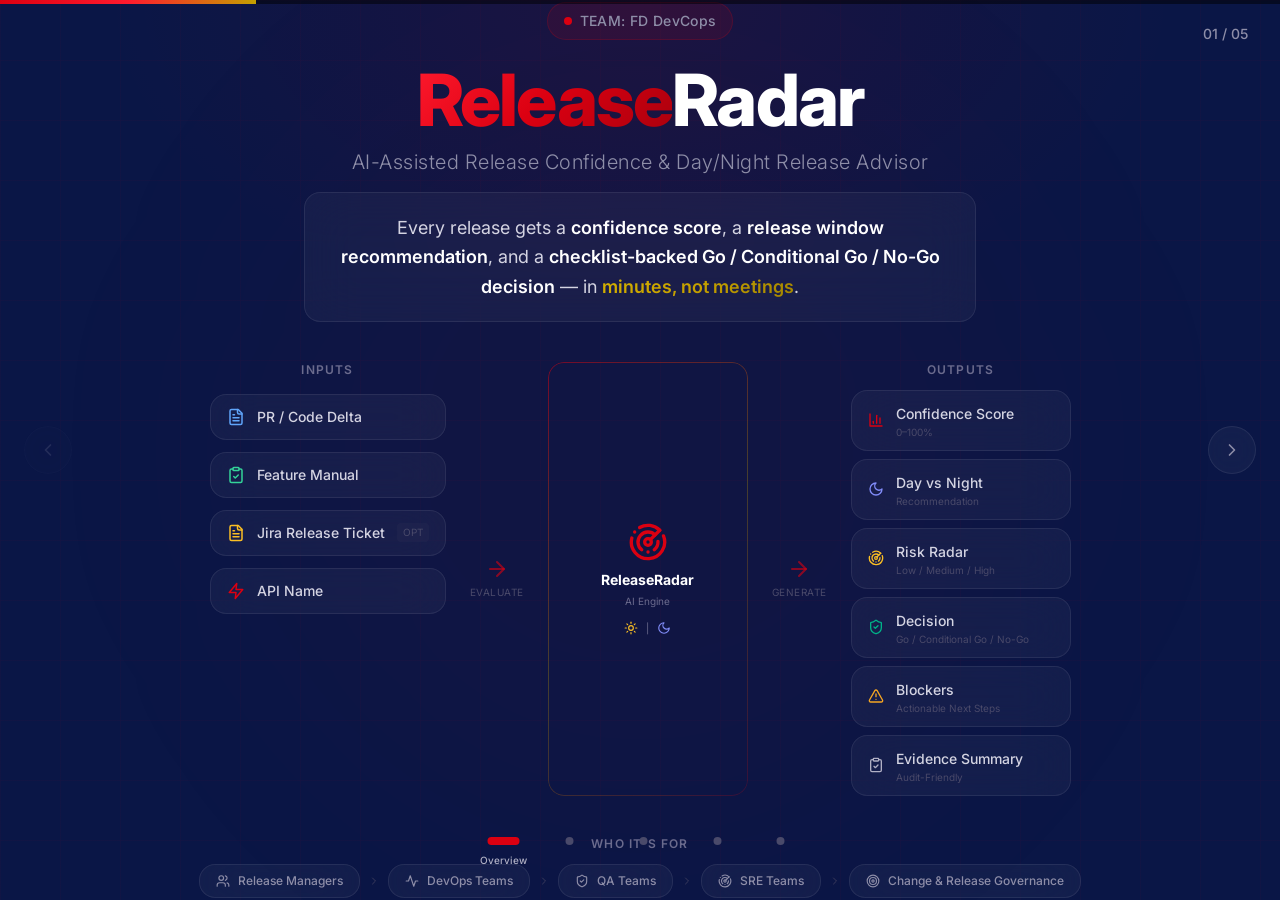
<file: index.html>
<!doctype html>
<html lang="en">
  <head>
    <meta charset="UTF-8" />
    <link rel="icon" type="image/svg+xml" href="/vite.svg" />
    <meta name="viewport" content="width=device-width, initial-scale=1.0" />
    <title>ReleaseRadar — AI-Assisted Release Confidence</title>
    <link rel="preconnect" href="https://fonts.googleapis.com" />
    <link rel="preconnect" href="https://fonts.gstatic.com" crossorigin />
    <link href="https://fonts.googleapis.com/css2?family=Inter:wght@300;400;500;600;700;800&display=swap" rel="stylesheet" />
    <script type="module" crossorigin src="./assets/index-CkL1sY_P.js"></script>
    <link rel="stylesheet" crossorigin href="./assets/index-CDabmzEz.css">
  </head>
  <body>
    <div id="root"></div>
  </body>
</html>
</file>
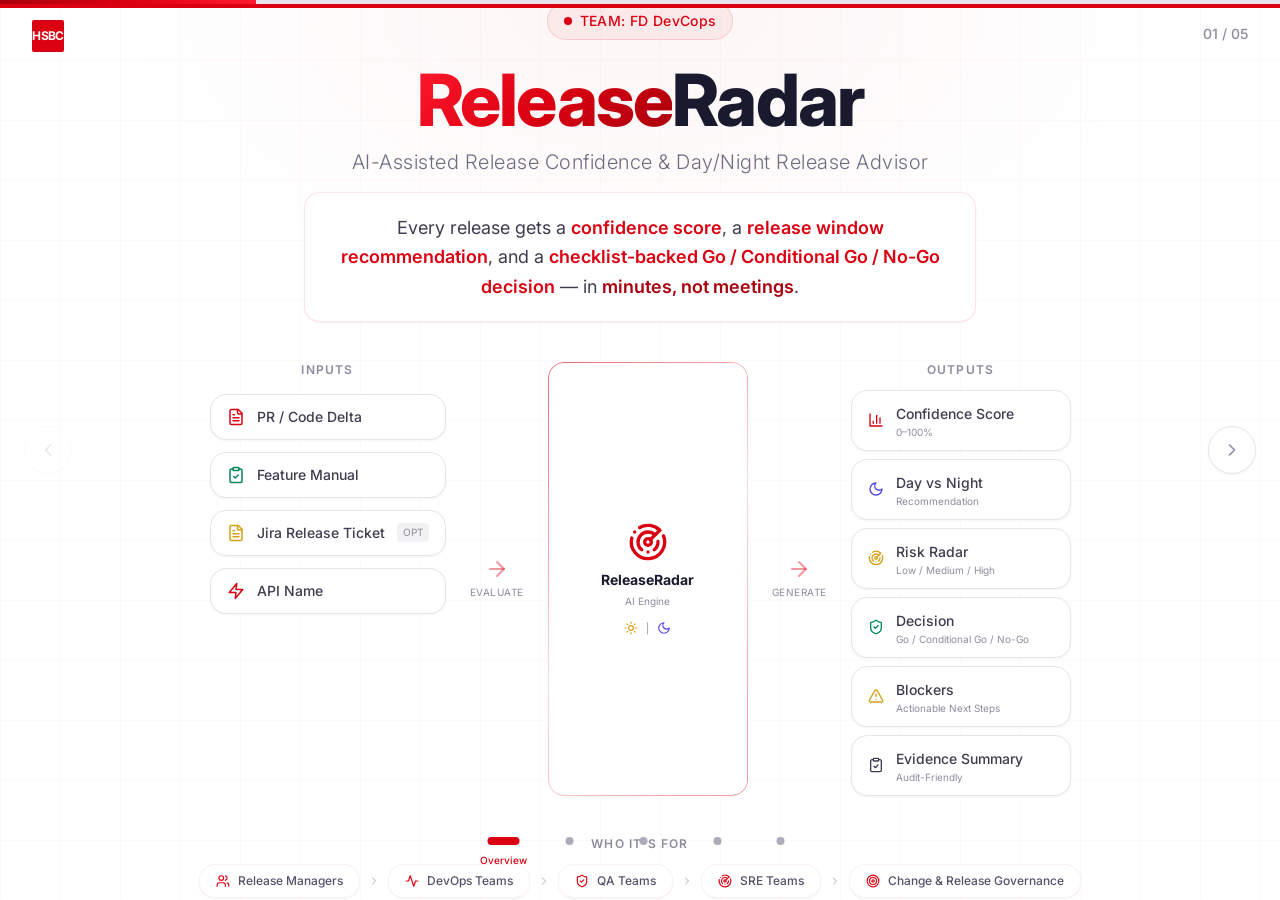
<file: v2/index.html>
<!doctype html>
<html lang="en">
  <head>
    <meta charset="UTF-8" />
    <link rel="icon" type="image/svg+xml" href="/vite.svg" />
    <meta name="viewport" content="width=device-width, initial-scale=1.0" />
    <title>ReleaseRadar — AI-Assisted Release Confidence</title>
    <link rel="preconnect" href="https://fonts.googleapis.com" />
    <link rel="preconnect" href="https://fonts.gstatic.com" crossorigin />
    <link href="https://fonts.googleapis.com/css2?family=Inter:wght@300;400;500;600;700;800&display=swap" rel="stylesheet" />
    <script type="module" crossorigin src="./assets/index-CT51p3bD.js"></script>
    <link rel="stylesheet" crossorigin href="./assets/index-CQUgLbsr.css">
  </head>
  <body>
    <div id="root"></div>
  </body>
</html>
</file>
<file: assets/index-CDabmzEz.css>
*,:before,:after{--tw-border-spacing-x: 0;--tw-border-spacing-y: 0;--tw-translate-x: 0;--tw-translate-y: 0;--tw-rotate: 0;--tw-skew-x: 0;--tw-skew-y: 0;--tw-scale-x: 1;--tw-scale-y: 1;--tw-pan-x: ;--tw-pan-y: ;--tw-pinch-zoom: ;--tw-scroll-snap-strictness: proximity;--tw-gradient-from-position: ;--tw-gradient-via-position: ;--tw-gradient-to-position: ;--tw-ordinal: ;--tw-slashed-zero: ;--tw-numeric-figure: ;--tw-numeric-spacing: ;--tw-numeric-fraction: ;--tw-ring-inset: ;--tw-ring-offset-width: 0px;--tw-ring-offset-color: #fff;--tw-ring-color: rgb(59 130 246 / .5);--tw-ring-offset-shadow: 0 0 #0000;--tw-ring-shadow: 0 0 #0000;--tw-shadow: 0 0 #0000;--tw-shadow-colored: 0 0 #0000;--tw-blur: ;--tw-brightness: ;--tw-contrast: ;--tw-grayscale: ;--tw-hue-rotate: ;--tw-invert: ;--tw-saturate: ;--tw-sepia: ;--tw-drop-shadow: ;--tw-backdrop-blur: ;--tw-backdrop-brightness: ;--tw-backdrop-contrast: ;--tw-backdrop-grayscale: ;--tw-backdrop-hue-rotate: ;--tw-backdrop-invert: ;--tw-backdrop-opacity: ;--tw-backdrop-saturate: ;--tw-backdrop-sepia: ;--tw-contain-size: ;--tw-contain-layout: ;--tw-contain-paint: ;--tw-contain-style: }::backdrop{--tw-border-spacing-x: 0;--tw-border-spacing-y: 0;--tw-translate-x: 0;--tw-translate-y: 0;--tw-rotate: 0;--tw-skew-x: 0;--tw-skew-y: 0;--tw-scale-x: 1;--tw-scale-y: 1;--tw-pan-x: ;--tw-pan-y: ;--tw-pinch-zoom: ;--tw-scroll-snap-strictness: proximity;--tw-gradient-from-position: ;--tw-gradient-via-position: ;--tw-gradient-to-position: ;--tw-ordinal: ;--tw-slashed-zero: ;--tw-numeric-figure: ;--tw-numeric-spacing: ;--tw-numeric-fraction: ;--tw-ring-inset: ;--tw-ring-offset-width: 0px;--tw-ring-offset-color: #fff;--tw-ring-color: rgb(59 130 246 / .5);--tw-ring-offset-shadow: 0 0 #0000;--tw-ring-shadow: 0 0 #0000;--tw-shadow: 0 0 #0000;--tw-shadow-colored: 0 0 #0000;--tw-blur: ;--tw-brightness: ;--tw-contrast: ;--tw-grayscale: ;--tw-hue-rotate: ;--tw-invert: ;--tw-saturate: ;--tw-sepia: ;--tw-drop-shadow: ;--tw-backdrop-blur: ;--tw-backdrop-brightness: ;--tw-backdrop-contrast: ;--tw-backdrop-grayscale: ;--tw-backdrop-hue-rotate: ;--tw-backdrop-invert: ;--tw-backdrop-opacity: ;--tw-backdrop-saturate: ;--tw-backdrop-sepia: ;--tw-contain-size: ;--tw-contain-layout: ;--tw-contain-paint: ;--tw-contain-style: }*,:before,:after{box-sizing:border-box;border-width:0;border-style:solid;border-color:#e5e7eb}:before,:after{--tw-content: ""}html,:host{line-height:1.5;-webkit-text-size-adjust:100%;-moz-tab-size:4;-o-tab-size:4;tab-size:4;font-family:Inter,system-ui,sans-serif;font-feature-settings:normal;font-variation-settings:normal;-webkit-tap-highlight-color:transparent}body{margin:0;line-height:inherit}hr{height:0;color:inherit;border-top-width:1px}abbr:where([title]){-webkit-text-decoration:underline dotted;text-decoration:underline dotted}h1,h2,h3,h4,h5,h6{font-size:inherit;font-weight:inherit}a{color:inherit;text-decoration:inherit}b,strong{font-weight:bolder}code,kbd,samp,pre{font-family:ui-monospace,SFMono-Regular,Menlo,Monaco,Consolas,Liberation Mono,Courier New,monospace;font-feature-settings:normal;font-variation-settings:normal;font-size:1em}small{font-size:80%}sub,sup{font-size:75%;line-height:0;position:relative;vertical-align:baseline}sub{bottom:-.25em}sup{top:-.5em}table{text-indent:0;border-color:inherit;border-collapse:collapse}button,input,optgroup,select,textarea{font-family:inherit;font-feature-settings:inherit;font-variation-settings:inherit;font-size:100%;font-weight:inherit;line-height:inherit;letter-spacing:inherit;color:inherit;margin:0;padding:0}button,select{text-transform:none}button,input:where([type=button]),input:where([type=reset]),input:where([type=submit]){-webkit-appearance:button;background-color:transparent;background-image:none}:-moz-focusring{outline:auto}:-moz-ui-invalid{box-shadow:none}progress{vertical-align:baseline}::-webkit-inner-spin-button,::-webkit-outer-spin-button{height:auto}[type=search]{-webkit-appearance:textfield;outline-offset:-2px}::-webkit-search-decoration{-webkit-appearance:none}::-webkit-file-upload-button{-webkit-appearance:button;font:inherit}summary{display:list-item}blockquote,dl,dd,h1,h2,h3,h4,h5,h6,hr,figure,p,pre{margin:0}fieldset{margin:0;padding:0}legend{padding:0}ol,ul,menu{list-style:none;margin:0;padding:0}dialog{padding:0}textarea{resize:vertical}input::-moz-placeholder,textarea::-moz-placeholder{opacity:1;color:#9ca3af}input::placeholder,textarea::placeholder{opacity:1;color:#9ca3af}button,[role=button]{cursor:pointer}:disabled{cursor:default}img,svg,video,canvas,audio,iframe,embed,object{display:block;vertical-align:middle}img,video{max-width:100%;height:auto}[hidden]:where(:not([hidden=until-found])){display:none}.slide-container{position:relative;display:flex;height:100vh;width:100%;align-items:center;justify-content:center;overflow:hidden}.glass-card{border-radius:1rem;border-width:1px;border-color:#ffffff14;background-color:#ffffff0a;--tw-backdrop-blur: blur(24px);-webkit-backdrop-filter:var(--tw-backdrop-blur) var(--tw-backdrop-brightness) var(--tw-backdrop-contrast) var(--tw-backdrop-grayscale) var(--tw-backdrop-hue-rotate) var(--tw-backdrop-invert) var(--tw-backdrop-opacity) var(--tw-backdrop-saturate) var(--tw-backdrop-sepia);backdrop-filter:var(--tw-backdrop-blur) var(--tw-backdrop-brightness) var(--tw-backdrop-contrast) var(--tw-backdrop-grayscale) var(--tw-backdrop-hue-rotate) var(--tw-backdrop-invert) var(--tw-backdrop-opacity) var(--tw-backdrop-saturate) var(--tw-backdrop-sepia)}.glass-card-hover{border-radius:1rem;border-width:1px;border-color:#ffffff14;background-color:#ffffff0a;--tw-backdrop-blur: blur(24px);-webkit-backdrop-filter:var(--tw-backdrop-blur) var(--tw-backdrop-brightness) var(--tw-backdrop-contrast) var(--tw-backdrop-grayscale) var(--tw-backdrop-hue-rotate) var(--tw-backdrop-invert) var(--tw-backdrop-opacity) var(--tw-backdrop-saturate) var(--tw-backdrop-sepia);backdrop-filter:var(--tw-backdrop-blur) var(--tw-backdrop-brightness) var(--tw-backdrop-contrast) var(--tw-backdrop-grayscale) var(--tw-backdrop-hue-rotate) var(--tw-backdrop-invert) var(--tw-backdrop-opacity) var(--tw-backdrop-saturate) var(--tw-backdrop-sepia);transition-property:all;transition-timing-function:cubic-bezier(.4,0,.2,1);transition-duration:.3s}.glass-card-hover:hover{border-color:#ffffff26;background-color:#ffffff12}.gradient-border{position:relative}.gradient-border:before{content:"";position:absolute;top:0;right:0;bottom:0;left:0;border-radius:1rem;padding:1px;background:linear-gradient(135deg,#db001180,#c4a0004d,#db001133);-webkit-mask:linear-gradient(#fff 0 0) content-box,linear-gradient(#fff 0 0);-webkit-mask-composite:xor;mask-composite:exclude}.text-gradient-red{-webkit-background-clip:text;background-clip:text;color:transparent;background-image:linear-gradient(135deg,#ff1a2e,#db0011,#a8000d)}.text-gradient-gold{-webkit-background-clip:text;background-clip:text;color:transparent;background-image:linear-gradient(135deg,#d4b000,#c4a000,#a48600)}.pointer-events-none{pointer-events:none}.fixed{position:fixed}.absolute{position:absolute}.relative{position:relative}.inset-0{top:0;right:0;bottom:0;left:0}.bottom-0{bottom:0}.bottom-8{bottom:2rem}.left-0{left:0}.left-1\/2{left:50%}.left-6{left:1.5rem}.right-0{right:0}.right-6{right:1.5rem}.right-8{right:2rem}.top-0{top:0}.top-1\/2{top:50%}.top-6{top:1.5rem}.z-10{z-index:10}.z-50{z-index:50}.z-\[60\]{z-index:60}.col-span-1{grid-column:span 1 / span 1}.col-span-3{grid-column:span 3 / span 3}.mx-auto{margin-left:auto;margin-right:auto}.mb-0\.5{margin-bottom:.125rem}.mb-1{margin-bottom:.25rem}.mb-1\.5{margin-bottom:.375rem}.mb-10{margin-bottom:2.5rem}.mb-2{margin-bottom:.5rem}.mb-3{margin-bottom:.75rem}.mb-4{margin-bottom:1rem}.mb-5{margin-bottom:1.25rem}.mb-6{margin-bottom:1.5rem}.mb-8{margin-bottom:2rem}.ml-5{margin-left:1.25rem}.ml-\[52px\]{margin-left:52px}.ml-auto{margin-left:auto}.mt-0\.5{margin-top:.125rem}.mt-1{margin-top:.25rem}.mt-3{margin-top:.75rem}.mt-4{margin-top:1rem}.block{display:block}.flex{display:flex}.inline-flex{display:inline-flex}.grid{display:grid}.hidden{display:none}.h-1{height:.25rem}.h-1\/3{height:33.333333%}.h-10{height:2.5rem}.h-12{height:3rem}.h-2{height:.5rem}.h-6{height:1.5rem}.h-8{height:2rem}.h-\[800px\]{height:800px}.h-full{height:100%}.h-screen{height:100vh}.min-h-0{min-height:0px}.min-h-\[90px\]{min-height:90px}.w-1{width:.25rem}.w-10{width:2.5rem}.w-12{width:3rem}.w-2{width:.5rem}.w-6{width:1.5rem}.w-8{width:2rem}.w-\[38\%\]{width:38%}.w-\[42\%\]{width:42%}.w-\[45\%\]{width:45%}.w-\[55\%\]{width:55%}.w-\[58\%\]{width:58%}.w-\[800px\]{width:800px}.w-full{width:100%}.w-px{width:1px}.w-screen{width:100vw}.min-w-0{min-width:0px}.min-w-\[140px\]{min-width:140px}.min-w-\[200px\]{min-width:200px}.min-w-\[220px\]{min-width:220px}.max-w-2xl{max-width:42rem}.max-w-5xl{max-width:64rem}.flex-1{flex:1 1 0%}.shrink-0{flex-shrink:0}.-translate-x-1\/2{--tw-translate-x: -50%;transform:translate(var(--tw-translate-x),var(--tw-translate-y)) rotate(var(--tw-rotate)) skew(var(--tw-skew-x)) skewY(var(--tw-skew-y)) scaleX(var(--tw-scale-x)) scaleY(var(--tw-scale-y))}.-translate-y-1\/2{--tw-translate-y: -50%;transform:translate(var(--tw-translate-x),var(--tw-translate-y)) rotate(var(--tw-rotate)) skew(var(--tw-skew-x)) skewY(var(--tw-skew-y)) scaleX(var(--tw-scale-x)) scaleY(var(--tw-scale-y))}@keyframes fadeIn{0%{opacity:0}to{opacity:1}}.animate-fade-in{animation:fadeIn .6s ease-out forwards}@keyframes fadeInLeft{0%{opacity:0;transform:translate(-30px)}to{opacity:1;transform:translate(0)}}.animate-fade-in-left{animation:fadeInLeft .5s ease-out forwards}@keyframes fadeInRight{0%{opacity:0;transform:translate(30px)}to{opacity:1;transform:translate(0)}}.animate-fade-in-right{animation:fadeInRight .5s ease-out forwards}@keyframes fadeInUp{0%{opacity:0;transform:translateY(30px)}to{opacity:1;transform:translateY(0)}}.animate-fade-in-up{animation:fadeInUp .6s ease-out forwards}@keyframes pulse{50%{opacity:.5}}.animate-pulse{animation:pulse 2s cubic-bezier(.4,0,.6,1) infinite}@keyframes pulseGlow{0%,to{box-shadow:0 0 20px #db00114d}50%{box-shadow:0 0 40px #db001199}}.animate-pulse-glow{animation:pulseGlow 2s ease-in-out infinite}.auto-rows-min{grid-auto-rows:min-content}.grid-cols-1{grid-template-columns:repeat(1,minmax(0,1fr))}.grid-cols-2{grid-template-columns:repeat(2,minmax(0,1fr))}.grid-cols-3{grid-template-columns:repeat(3,minmax(0,1fr))}.grid-cols-5{grid-template-columns:repeat(5,minmax(0,1fr))}.flex-col{flex-direction:column}.flex-wrap{flex-wrap:wrap}.items-start{align-items:flex-start}.items-center{align-items:center}.items-stretch{align-items:stretch}.justify-center{justify-content:center}.gap-0\.5{gap:.125rem}.gap-1{gap:.25rem}.gap-1\.5{gap:.375rem}.gap-2{gap:.5rem}.gap-2\.5{gap:.625rem}.gap-3{gap:.75rem}.gap-4{gap:1rem}.gap-6{gap:1.5rem}.gap-8{gap:2rem}.space-y-1\.5>:not([hidden])~:not([hidden]){--tw-space-y-reverse: 0;margin-top:calc(.375rem * calc(1 - var(--tw-space-y-reverse)));margin-bottom:calc(.375rem * var(--tw-space-y-reverse))}.overflow-hidden{overflow:hidden}.overflow-y-auto{overflow-y:auto}.truncate{overflow:hidden;text-overflow:ellipsis;white-space:nowrap}.whitespace-nowrap{white-space:nowrap}.rounded{border-radius:.25rem}.rounded-full{border-radius:9999px}.rounded-lg{border-radius:.5rem}.rounded-md{border-radius:.375rem}.rounded-xl{border-radius:.75rem}.border{border-width:1px}.border-l-2{border-left-width:2px}.border-amber-400\/20{border-color:#fbbf2433}.border-blue-400\/20{border-color:#60a5fa33}.border-blue-400\/30{border-color:#60a5fa4d}.border-confidence-conditional\/20{border-color:#f5a62333}.border-confidence-go\/20{border-color:#00b38833}.border-confidence-nogo\/20{border-color:#db001133}.border-cyan-400\/20{border-color:#22d3ee33}.border-emerald-400\/10{border-color:#34d3991a}.border-emerald-400\/15{border-color:#34d39926}.border-emerald-400\/20{border-color:#34d39933}.border-emerald-400\/30{border-color:#34d3994d}.border-hsbc-gold\/10{border-color:#c4a0001a}.border-hsbc-gold\/20{border-color:#c4a00033}.border-hsbc-gold\/30{border-color:#c4a0004d}.border-hsbc-red\/10{border-color:#db00111a}.border-hsbc-red\/20{border-color:#db001133}.border-hsbc-red\/30{border-color:#db00114d}.border-hsbc-red\/40{border-color:#db001166}.border-indigo-400\/20{border-color:#818cf833}.border-orange-400\/20{border-color:#fb923c33}.border-pink-400\/20{border-color:#f472b633}.border-purple-400\/10{border-color:#c084fc1a}.border-purple-400\/20{border-color:#c084fc33}.border-red-400\/20{border-color:#f8717133}.border-l-confidence-conditional{--tw-border-opacity: 1;border-left-color:rgb(245 166 35 / var(--tw-border-opacity, 1))}.border-l-confidence-nogo{--tw-border-opacity: 1;border-left-color:rgb(219 0 17 / var(--tw-border-opacity, 1))}.bg-amber-400\/10{background-color:#fbbf241a}.bg-amber-400\/15{background-color:#fbbf2426}.bg-amber-400\/\[0\.06\]{background-color:#fbbf240f}.bg-black\/50{background-color:#00000080}.bg-black\/80{background-color:#000c}.bg-blue-400\/15{background-color:#60a5fa26}.bg-blue-400\/20{background-color:#60a5fa33}.bg-blue-400\/\[0\.06\]{background-color:#60a5fa0f}.bg-confidence-conditional\/10{background-color:#f5a6231a}.bg-confidence-conditional\/15{background-color:#f5a62326}.bg-confidence-go\/10{background-color:#00b3881a}.bg-confidence-nogo\/10{background-color:#db00111a}.bg-emerald-400\/10{background-color:#34d3991a}.bg-emerald-400\/15{background-color:#34d39926}.bg-emerald-400\/20{background-color:#34d39933}.bg-emerald-400\/\[0\.06\]{background-color:#34d3990f}.bg-hsbc-gold\/15{background-color:#c4a00026}.bg-hsbc-gold\/20{background-color:#c4a00033}.bg-hsbc-gold\/\[0\.06\]{background-color:#c4a0000f}.bg-hsbc-gray-500{--tw-bg-opacity: 1;background-color:rgb(74 74 106 / var(--tw-bg-opacity, 1))}.bg-hsbc-gray-500\/10{background-color:#4a4a6a1a}.bg-hsbc-navy{--tw-bg-opacity: 1;background-color:rgb(10 22 70 / var(--tw-bg-opacity, 1))}.bg-hsbc-red{--tw-bg-opacity: 1;background-color:rgb(219 0 17 / var(--tw-bg-opacity, 1))}.bg-hsbc-red\/10{background-color:#db00111a}.bg-hsbc-red\/15{background-color:#db001126}.bg-hsbc-red\/20{background-color:#db001133}.bg-hsbc-red\/\[0\.03\]{background-color:#db001108}.bg-hsbc-red\/\[0\.06\]{background-color:#db00110f}.bg-indigo-400\/10{background-color:#818cf81a}.bg-pink-400\/\[0\.06\]{background-color:#f472b60f}.bg-purple-400\/15{background-color:#c084fc26}.bg-purple-400\/\[0\.06\]{background-color:#c084fc0f}.bg-white\/\[0\.02\]{background-color:#ffffff05}.bg-white\/\[0\.03\]{background-color:#ffffff08}.bg-white\/\[0\.04\]{background-color:#ffffff0a}.bg-gradient-to-b{background-image:linear-gradient(to bottom,var(--tw-gradient-stops))}.bg-gradient-to-t{background-image:linear-gradient(to top,var(--tw-gradient-stops))}.from-hsbc-red\/\[0\.04\]{--tw-gradient-from: rgb(219 0 17 / .04) var(--tw-gradient-from-position);--tw-gradient-to: rgb(219 0 17 / 0) var(--tw-gradient-to-position);--tw-gradient-stops: var(--tw-gradient-from), var(--tw-gradient-to)}.from-transparent{--tw-gradient-from: transparent var(--tw-gradient-from-position);--tw-gradient-to: rgb(0 0 0 / 0) var(--tw-gradient-to-position);--tw-gradient-stops: var(--tw-gradient-from), var(--tw-gradient-to)}.via-hsbc-red\/20{--tw-gradient-to: rgb(219 0 17 / 0) var(--tw-gradient-to-position);--tw-gradient-stops: var(--tw-gradient-from), rgb(219 0 17 / .2) var(--tw-gradient-via-position), var(--tw-gradient-to)}.to-transparent{--tw-gradient-to: transparent var(--tw-gradient-to-position)}.p-1{padding:.25rem}.p-1\.5{padding:.375rem}.p-2{padding:.5rem}.p-4{padding:1rem}.p-6{padding:1.5rem}.p-8{padding:2rem}.px-1\.5{padding-left:.375rem;padding-right:.375rem}.px-2{padding-left:.5rem;padding-right:.5rem}.px-2\.5{padding-left:.625rem;padding-right:.625rem}.px-3{padding-left:.75rem;padding-right:.75rem}.px-4{padding-left:1rem;padding-right:1rem}.px-5{padding-left:1.25rem;padding-right:1.25rem}.px-8{padding-left:2rem;padding-right:2rem}.py-0\.5{padding-top:.125rem;padding-bottom:.125rem}.py-1{padding-top:.25rem;padding-bottom:.25rem}.py-1\.5{padding-top:.375rem;padding-bottom:.375rem}.py-10{padding-top:2.5rem;padding-bottom:2.5rem}.py-12{padding-top:3rem;padding-bottom:3rem}.py-2{padding-top:.5rem;padding-bottom:.5rem}.py-2\.5{padding-top:.625rem;padding-bottom:.625rem}.py-3{padding-top:.75rem;padding-bottom:.75rem}.py-4{padding-top:1rem;padding-bottom:1rem}.py-5{padding-top:1.25rem;padding-bottom:1.25rem}.py-8{padding-top:2rem;padding-bottom:2rem}.pr-1{padding-right:.25rem}.text-center{text-align:center}.text-2xl{font-size:1.5rem;line-height:2rem}.text-4xl{font-size:2.25rem;line-height:2.5rem}.text-7xl{font-size:4.5rem;line-height:1}.text-\[10px\]{font-size:10px}.text-\[11px\]{font-size:11px}.text-\[9px\]{font-size:9px}.text-base{font-size:1rem;line-height:1.5rem}.text-lg{font-size:1.125rem;line-height:1.75rem}.text-sm{font-size:.875rem;line-height:1.25rem}.text-xl{font-size:1.25rem;line-height:1.75rem}.text-xs{font-size:.75rem;line-height:1rem}.font-bold{font-weight:700}.font-extrabold{font-weight:800}.font-light{font-weight:300}.font-medium{font-weight:500}.font-semibold{font-weight:600}.uppercase{text-transform:uppercase}.leading-relaxed{line-height:1.625}.tracking-tight{letter-spacing:-.025em}.tracking-wide{letter-spacing:.025em}.tracking-wider{letter-spacing:.05em}.tracking-widest{letter-spacing:.1em}.text-amber-400{--tw-text-opacity: 1;color:rgb(251 191 36 / var(--tw-text-opacity, 1))}.text-blue-400{--tw-text-opacity: 1;color:rgb(96 165 250 / var(--tw-text-opacity, 1))}.text-confidence-conditional{--tw-text-opacity: 1;color:rgb(245 166 35 / var(--tw-text-opacity, 1))}.text-confidence-go{--tw-text-opacity: 1;color:rgb(0 179 136 / var(--tw-text-opacity, 1))}.text-confidence-nogo{--tw-text-opacity: 1;color:rgb(219 0 17 / var(--tw-text-opacity, 1))}.text-cyan-400{--tw-text-opacity: 1;color:rgb(34 211 238 / var(--tw-text-opacity, 1))}.text-emerald-400{--tw-text-opacity: 1;color:rgb(52 211 153 / var(--tw-text-opacity, 1))}.text-hsbc-gold{--tw-text-opacity: 1;color:rgb(196 160 0 / var(--tw-text-opacity, 1))}.text-hsbc-gray-100{--tw-text-opacity: 1;color:rgb(212 212 226 / var(--tw-text-opacity, 1))}.text-hsbc-gray-200{--tw-text-opacity: 1;color:rgb(176 176 196 / var(--tw-text-opacity, 1))}.text-hsbc-gray-300{--tw-text-opacity: 1;color:rgb(142 142 168 / var(--tw-text-opacity, 1))}.text-hsbc-gray-400{--tw-text-opacity: 1;color:rgb(107 107 141 / var(--tw-text-opacity, 1))}.text-hsbc-gray-500{--tw-text-opacity: 1;color:rgb(74 74 106 / var(--tw-text-opacity, 1))}.text-hsbc-gray-600{--tw-text-opacity: 1;color:rgb(58 58 92 / var(--tw-text-opacity, 1))}.text-hsbc-red{--tw-text-opacity: 1;color:rgb(219 0 17 / var(--tw-text-opacity, 1))}.text-hsbc-red\/40{color:#db001166}.text-hsbc-red\/60{color:#db001199}.text-hsbc-red\/70{color:#db0011b3}.text-indigo-400{--tw-text-opacity: 1;color:rgb(129 140 248 / var(--tw-text-opacity, 1))}.text-orange-400{--tw-text-opacity: 1;color:rgb(251 146 60 / var(--tw-text-opacity, 1))}.text-pink-400{--tw-text-opacity: 1;color:rgb(244 114 182 / var(--tw-text-opacity, 1))}.text-purple-400{--tw-text-opacity: 1;color:rgb(192 132 252 / var(--tw-text-opacity, 1))}.text-red-400{--tw-text-opacity: 1;color:rgb(248 113 113 / var(--tw-text-opacity, 1))}.text-white{--tw-text-opacity: 1;color:rgb(255 255 255 / var(--tw-text-opacity, 1))}.opacity-0{opacity:0}.opacity-100{opacity:1}.blur-\[120px\]{--tw-blur: blur(120px);filter:var(--tw-blur) var(--tw-brightness) var(--tw-contrast) var(--tw-grayscale) var(--tw-hue-rotate) var(--tw-invert) var(--tw-saturate) var(--tw-sepia) var(--tw-drop-shadow)}.backdrop-blur-sm{--tw-backdrop-blur: blur(4px);-webkit-backdrop-filter:var(--tw-backdrop-blur) var(--tw-backdrop-brightness) var(--tw-backdrop-contrast) var(--tw-backdrop-grayscale) var(--tw-backdrop-hue-rotate) var(--tw-backdrop-invert) var(--tw-backdrop-opacity) var(--tw-backdrop-saturate) var(--tw-backdrop-sepia);backdrop-filter:var(--tw-backdrop-blur) var(--tw-backdrop-brightness) var(--tw-backdrop-contrast) var(--tw-backdrop-grayscale) var(--tw-backdrop-hue-rotate) var(--tw-backdrop-invert) var(--tw-backdrop-opacity) var(--tw-backdrop-saturate) var(--tw-backdrop-sepia)}.transition-all{transition-property:all;transition-timing-function:cubic-bezier(.4,0,.2,1);transition-duration:.15s}.transition-colors{transition-property:color,background-color,border-color,text-decoration-color,fill,stroke;transition-timing-function:cubic-bezier(.4,0,.2,1);transition-duration:.15s}.transition-opacity{transition-property:opacity;transition-timing-function:cubic-bezier(.4,0,.2,1);transition-duration:.15s}.duration-200{transition-duration:.2s}.duration-300{transition-duration:.3s}.duration-500{transition-duration:.5s}.ease-out{transition-timing-function:cubic-bezier(0,0,.2,1)}:root{--hsbc-red: #DB0011;--hsbc-navy: #0A1646;--hsbc-gold: #C4A000}*{margin:0;padding:0;box-sizing:border-box}html,body,#root{height:100%;overflow:hidden;font-family:Inter,system-ui,sans-serif;background:#0a0a1a;color:#eeeef4}::-webkit-scrollbar{width:6px}::-webkit-scrollbar-track{background:transparent}::-webkit-scrollbar-thumb{background:#db00114d;border-radius:3px}.stagger-1{animation-delay:.1s}.stagger-2{animation-delay:.2s}.stagger-3{animation-delay:.3s}.stagger-4{animation-delay:.4s}.stagger-5{animation-delay:.5s}.stagger-6{animation-delay:.6s}.stagger-7{animation-delay:.7s}.stagger-8{animation-delay:.8s}.bg-grid{background-image:linear-gradient(rgba(219,0,17,.03) 1px,transparent 1px),linear-gradient(90deg,rgba(219,0,17,.03) 1px,transparent 1px);background-size:60px 60px}.bg-radial-glow{background:radial-gradient(ellipse 60% 50% at 50% 0%,rgba(219,0,17,.08) 0%,transparent 70%)}.bg-radial-glow-center{background:radial-gradient(ellipse 80% 60% at 50% 50%,rgba(219,0,17,.06) 0%,transparent 70%)}.hover\:border-hsbc-red\/30:hover{border-color:#db00114d}.hover\:bg-hsbc-gray-300:hover{--tw-bg-opacity: 1;background-color:rgb(142 142 168 / var(--tw-bg-opacity, 1))}.hover\:bg-white\/\[0\.08\]:hover{background-color:#ffffff14}.hover\:text-white:hover{--tw-text-opacity: 1;color:rgb(255 255 255 / var(--tw-text-opacity, 1))}.disabled\:cursor-not-allowed:disabled{cursor:not-allowed}.disabled\:opacity-20:disabled{opacity:.2}.group:hover .group-hover\:opacity-60{opacity:.6}
</file>
<file: v2/assets/index-CQUgLbsr.css>
*,:before,:after{--tw-border-spacing-x: 0;--tw-border-spacing-y: 0;--tw-translate-x: 0;--tw-translate-y: 0;--tw-rotate: 0;--tw-skew-x: 0;--tw-skew-y: 0;--tw-scale-x: 1;--tw-scale-y: 1;--tw-pan-x: ;--tw-pan-y: ;--tw-pinch-zoom: ;--tw-scroll-snap-strictness: proximity;--tw-gradient-from-position: ;--tw-gradient-via-position: ;--tw-gradient-to-position: ;--tw-ordinal: ;--tw-slashed-zero: ;--tw-numeric-figure: ;--tw-numeric-spacing: ;--tw-numeric-fraction: ;--tw-ring-inset: ;--tw-ring-offset-width: 0px;--tw-ring-offset-color: #fff;--tw-ring-color: rgb(59 130 246 / .5);--tw-ring-offset-shadow: 0 0 #0000;--tw-ring-shadow: 0 0 #0000;--tw-shadow: 0 0 #0000;--tw-shadow-colored: 0 0 #0000;--tw-blur: ;--tw-brightness: ;--tw-contrast: ;--tw-grayscale: ;--tw-hue-rotate: ;--tw-invert: ;--tw-saturate: ;--tw-sepia: ;--tw-drop-shadow: ;--tw-backdrop-blur: ;--tw-backdrop-brightness: ;--tw-backdrop-contrast: ;--tw-backdrop-grayscale: ;--tw-backdrop-hue-rotate: ;--tw-backdrop-invert: ;--tw-backdrop-opacity: ;--tw-backdrop-saturate: ;--tw-backdrop-sepia: ;--tw-contain-size: ;--tw-contain-layout: ;--tw-contain-paint: ;--tw-contain-style: }::backdrop{--tw-border-spacing-x: 0;--tw-border-spacing-y: 0;--tw-translate-x: 0;--tw-translate-y: 0;--tw-rotate: 0;--tw-skew-x: 0;--tw-skew-y: 0;--tw-scale-x: 1;--tw-scale-y: 1;--tw-pan-x: ;--tw-pan-y: ;--tw-pinch-zoom: ;--tw-scroll-snap-strictness: proximity;--tw-gradient-from-position: ;--tw-gradient-via-position: ;--tw-gradient-to-position: ;--tw-ordinal: ;--tw-slashed-zero: ;--tw-numeric-figure: ;--tw-numeric-spacing: ;--tw-numeric-fraction: ;--tw-ring-inset: ;--tw-ring-offset-width: 0px;--tw-ring-offset-color: #fff;--tw-ring-color: rgb(59 130 246 / .5);--tw-ring-offset-shadow: 0 0 #0000;--tw-ring-shadow: 0 0 #0000;--tw-shadow: 0 0 #0000;--tw-shadow-colored: 0 0 #0000;--tw-blur: ;--tw-brightness: ;--tw-contrast: ;--tw-grayscale: ;--tw-hue-rotate: ;--tw-invert: ;--tw-saturate: ;--tw-sepia: ;--tw-drop-shadow: ;--tw-backdrop-blur: ;--tw-backdrop-brightness: ;--tw-backdrop-contrast: ;--tw-backdrop-grayscale: ;--tw-backdrop-hue-rotate: ;--tw-backdrop-invert: ;--tw-backdrop-opacity: ;--tw-backdrop-saturate: ;--tw-backdrop-sepia: ;--tw-contain-size: ;--tw-contain-layout: ;--tw-contain-paint: ;--tw-contain-style: }*,:before,:after{box-sizing:border-box;border-width:0;border-style:solid;border-color:#e5e7eb}:before,:after{--tw-content: ""}html,:host{line-height:1.5;-webkit-text-size-adjust:100%;-moz-tab-size:4;-o-tab-size:4;tab-size:4;font-family:Inter,system-ui,sans-serif;font-feature-settings:normal;font-variation-settings:normal;-webkit-tap-highlight-color:transparent}body{margin:0;line-height:inherit}hr{height:0;color:inherit;border-top-width:1px}abbr:where([title]){-webkit-text-decoration:underline dotted;text-decoration:underline dotted}h1,h2,h3,h4,h5,h6{font-size:inherit;font-weight:inherit}a{color:inherit;text-decoration:inherit}b,strong{font-weight:bolder}code,kbd,samp,pre{font-family:ui-monospace,SFMono-Regular,Menlo,Monaco,Consolas,Liberation Mono,Courier New,monospace;font-feature-settings:normal;font-variation-settings:normal;font-size:1em}small{font-size:80%}sub,sup{font-size:75%;line-height:0;position:relative;vertical-align:baseline}sub{bottom:-.25em}sup{top:-.5em}table{text-indent:0;border-color:inherit;border-collapse:collapse}button,input,optgroup,select,textarea{font-family:inherit;font-feature-settings:inherit;font-variation-settings:inherit;font-size:100%;font-weight:inherit;line-height:inherit;letter-spacing:inherit;color:inherit;margin:0;padding:0}button,select{text-transform:none}button,input:where([type=button]),input:where([type=reset]),input:where([type=submit]){-webkit-appearance:button;background-color:transparent;background-image:none}:-moz-focusring{outline:auto}:-moz-ui-invalid{box-shadow:none}progress{vertical-align:baseline}::-webkit-inner-spin-button,::-webkit-outer-spin-button{height:auto}[type=search]{-webkit-appearance:textfield;outline-offset:-2px}::-webkit-search-decoration{-webkit-appearance:none}::-webkit-file-upload-button{-webkit-appearance:button;font:inherit}summary{display:list-item}blockquote,dl,dd,h1,h2,h3,h4,h5,h6,hr,figure,p,pre{margin:0}fieldset{margin:0;padding:0}legend{padding:0}ol,ul,menu{list-style:none;margin:0;padding:0}dialog{padding:0}textarea{resize:vertical}input::-moz-placeholder,textarea::-moz-placeholder{opacity:1;color:#9ca3af}input::placeholder,textarea::placeholder{opacity:1;color:#9ca3af}button,[role=button]{cursor:pointer}:disabled{cursor:default}img,svg,video,canvas,audio,iframe,embed,object{display:block;vertical-align:middle}img,video{max-width:100%;height:auto}[hidden]:where(:not([hidden=until-found])){display:none}.slide-container{position:relative;display:flex;height:100vh;width:100%;align-items:center;justify-content:center;overflow:hidden}.glass-card{border-radius:1rem;border-width:1px;--tw-border-opacity: 1;border-color:rgb(229 229 236 / var(--tw-border-opacity, 1));--tw-bg-opacity: 1;background-color:rgb(255 255 255 / var(--tw-bg-opacity, 1));--tw-shadow: 0 1px 2px 0 rgb(0 0 0 / .05);--tw-shadow-colored: 0 1px 2px 0 var(--tw-shadow-color);box-shadow:var(--tw-ring-offset-shadow, 0 0 #0000),var(--tw-ring-shadow, 0 0 #0000),var(--tw-shadow)}.glass-card-hover{border-radius:1rem;border-width:1px;--tw-border-opacity: 1;border-color:rgb(229 229 236 / var(--tw-border-opacity, 1));--tw-bg-opacity: 1;background-color:rgb(255 255 255 / var(--tw-bg-opacity, 1));--tw-shadow: 0 1px 2px 0 rgb(0 0 0 / .05);--tw-shadow-colored: 0 1px 2px 0 var(--tw-shadow-color);box-shadow:var(--tw-ring-offset-shadow, 0 0 #0000),var(--tw-ring-shadow, 0 0 #0000),var(--tw-shadow);transition-property:all;transition-timing-function:cubic-bezier(.4,0,.2,1);transition-duration:.3s}.glass-card-hover:hover{border-color:#db001133;--tw-shadow: 0 4px 6px -1px rgb(0 0 0 / .1), 0 2px 4px -2px rgb(0 0 0 / .1);--tw-shadow-colored: 0 4px 6px -1px var(--tw-shadow-color), 0 2px 4px -2px var(--tw-shadow-color);box-shadow:var(--tw-ring-offset-shadow, 0 0 #0000),var(--tw-ring-shadow, 0 0 #0000),var(--tw-shadow)}.gradient-border{position:relative}.gradient-border:before{content:"";position:absolute;top:0;right:0;bottom:0;left:0;border-radius:1rem;padding:1px;background:linear-gradient(135deg,#db001199,#db001126,#db001166);-webkit-mask:linear-gradient(#fff 0 0) content-box,linear-gradient(#fff 0 0);-webkit-mask-composite:xor;mask-composite:exclude}.text-gradient-red{-webkit-background-clip:text;background-clip:text;color:transparent;background-image:linear-gradient(135deg,#ff1a2e,#db0011,#a8000d)}.pointer-events-none{pointer-events:none}.fixed{position:fixed}.absolute{position:absolute}.relative{position:relative}.inset-0{top:0;right:0;bottom:0;left:0}.bottom-0{bottom:0}.bottom-8{bottom:2rem}.left-0{left:0}.left-1\/2{left:50%}.left-6{left:1.5rem}.left-8{left:2rem}.right-0{right:0}.right-6{right:1.5rem}.right-8{right:2rem}.top-0{top:0}.top-1\/2{top:50%}.top-5{top:1.25rem}.top-6{top:1.5rem}.z-10{z-index:10}.z-50{z-index:50}.z-\[60\]{z-index:60}.col-span-1{grid-column:span 1 / span 1}.col-span-3{grid-column:span 3 / span 3}.mx-auto{margin-left:auto;margin-right:auto}.mb-0\.5{margin-bottom:.125rem}.mb-1{margin-bottom:.25rem}.mb-1\.5{margin-bottom:.375rem}.mb-10{margin-bottom:2.5rem}.mb-2{margin-bottom:.5rem}.mb-3{margin-bottom:.75rem}.mb-4{margin-bottom:1rem}.mb-5{margin-bottom:1.25rem}.mb-6{margin-bottom:1.5rem}.mb-8{margin-bottom:2rem}.ml-5{margin-left:1.25rem}.ml-\[52px\]{margin-left:52px}.ml-auto{margin-left:auto}.mt-0\.5{margin-top:.125rem}.mt-1{margin-top:.25rem}.mt-3{margin-top:.75rem}.mt-4{margin-top:1rem}.block{display:block}.flex{display:flex}.inline-flex{display:inline-flex}.grid{display:grid}.hidden{display:none}.h-1{height:.25rem}.h-1\/3{height:33.333333%}.h-10{height:2.5rem}.h-12{height:3rem}.h-2{height:.5rem}.h-6{height:1.5rem}.h-8{height:2rem}.h-full{height:100%}.h-screen{height:100vh}.min-h-0{min-height:0px}.min-h-\[90px\]{min-height:90px}.w-1{width:.25rem}.w-10{width:2.5rem}.w-12{width:3rem}.w-2{width:.5rem}.w-6{width:1.5rem}.w-8{width:2rem}.w-\[38\%\]{width:38%}.w-\[42\%\]{width:42%}.w-\[45\%\]{width:45%}.w-\[55\%\]{width:55%}.w-\[58\%\]{width:58%}.w-full{width:100%}.w-px{width:1px}.w-screen{width:100vw}.min-w-0{min-width:0px}.min-w-\[140px\]{min-width:140px}.min-w-\[200px\]{min-width:200px}.min-w-\[220px\]{min-width:220px}.max-w-2xl{max-width:42rem}.max-w-5xl{max-width:64rem}.flex-1{flex:1 1 0%}.shrink-0{flex-shrink:0}.-translate-x-1\/2{--tw-translate-x: -50%;transform:translate(var(--tw-translate-x),var(--tw-translate-y)) rotate(var(--tw-rotate)) skew(var(--tw-skew-x)) skewY(var(--tw-skew-y)) scaleX(var(--tw-scale-x)) scaleY(var(--tw-scale-y))}.-translate-y-1\/2{--tw-translate-y: -50%;transform:translate(var(--tw-translate-x),var(--tw-translate-y)) rotate(var(--tw-rotate)) skew(var(--tw-skew-x)) skewY(var(--tw-skew-y)) scaleX(var(--tw-scale-x)) scaleY(var(--tw-scale-y))}@keyframes fadeIn{0%{opacity:0}to{opacity:1}}.animate-fade-in{animation:fadeIn .6s ease-out forwards}@keyframes fadeInLeft{0%{opacity:0;transform:translate(-30px)}to{opacity:1;transform:translate(0)}}.animate-fade-in-left{animation:fadeInLeft .5s ease-out forwards}@keyframes fadeInRight{0%{opacity:0;transform:translate(30px)}to{opacity:1;transform:translate(0)}}.animate-fade-in-right{animation:fadeInRight .5s ease-out forwards}@keyframes fadeInUp{0%{opacity:0;transform:translateY(30px)}to{opacity:1;transform:translateY(0)}}.animate-fade-in-up{animation:fadeInUp .6s ease-out forwards}@keyframes pulse{50%{opacity:.5}}.animate-pulse{animation:pulse 2s cubic-bezier(.4,0,.6,1) infinite}@keyframes pulseGlow{0%,to{box-shadow:0 0 15px #db001133}50%{box-shadow:0 0 30px #db001166}}.animate-pulse-glow{animation:pulseGlow 2s ease-in-out infinite}.auto-rows-min{grid-auto-rows:min-content}.grid-cols-1{grid-template-columns:repeat(1,minmax(0,1fr))}.grid-cols-2{grid-template-columns:repeat(2,minmax(0,1fr))}.grid-cols-3{grid-template-columns:repeat(3,minmax(0,1fr))}.grid-cols-5{grid-template-columns:repeat(5,minmax(0,1fr))}.flex-col{flex-direction:column}.flex-wrap{flex-wrap:wrap}.items-start{align-items:flex-start}.items-center{align-items:center}.items-stretch{align-items:stretch}.justify-center{justify-content:center}.gap-0\.5{gap:.125rem}.gap-1{gap:.25rem}.gap-1\.5{gap:.375rem}.gap-2{gap:.5rem}.gap-2\.5{gap:.625rem}.gap-3{gap:.75rem}.gap-4{gap:1rem}.gap-6{gap:1.5rem}.gap-8{gap:2rem}.space-y-1\.5>:not([hidden])~:not([hidden]){--tw-space-y-reverse: 0;margin-top:calc(.375rem * calc(1 - var(--tw-space-y-reverse)));margin-bottom:calc(.375rem * var(--tw-space-y-reverse))}.overflow-hidden{overflow:hidden}.overflow-y-auto{overflow-y:auto}.truncate{overflow:hidden;text-overflow:ellipsis;white-space:nowrap}.whitespace-nowrap{white-space:nowrap}.rounded{border-radius:.25rem}.rounded-full{border-radius:9999px}.rounded-lg{border-radius:.5rem}.rounded-md{border-radius:.375rem}.rounded-sm{border-radius:.125rem}.rounded-xl{border-radius:.75rem}.border{border-width:1px}.border-l-2{border-left-width:2px}.border-confidence-conditional\/10{border-color:#d4a0171a}.border-confidence-conditional\/15{border-color:#d4a01726}.border-confidence-go\/10{border-color:#00875a1a}.border-confidence-go\/15{border-color:#00875a26}.border-confidence-nogo\/10{border-color:#db00111a}.border-confidence-nogo\/15{border-color:#db001126}.border-cyan-600\/15{border-color:#0891b226}.border-hsbc-gray-100{--tw-border-opacity: 1;border-color:rgb(229 229 236 / var(--tw-border-opacity, 1))}.border-hsbc-red\/10{border-color:#db00111a}.border-hsbc-red\/15{border-color:#db001126}.border-hsbc-red\/30{border-color:#db00114d}.border-hsbc-red\/5{border-color:#db00110d}.border-indigo-600\/10{border-color:#4f46e51a}.border-indigo-600\/15{border-color:#4f46e526}.border-orange-600\/15{border-color:#ea580c26}.border-pink-600\/10{border-color:#db27771a}.border-pink-600\/15{border-color:#db277726}.border-red-600\/15{border-color:#dc262626}.border-l-confidence-conditional{--tw-border-opacity: 1;border-left-color:rgb(212 160 23 / var(--tw-border-opacity, 1))}.border-l-confidence-nogo{--tw-border-opacity: 1;border-left-color:rgb(219 0 17 / var(--tw-border-opacity, 1))}.bg-confidence-conditional\/10{background-color:#d4a0171a}.bg-confidence-conditional\/5{background-color:#d4a0170d}.bg-confidence-conditional\/\[0\.04\]{background-color:#d4a0170a}.bg-confidence-go\/10{background-color:#00875a1a}.bg-confidence-go\/5{background-color:#00875a0d}.bg-confidence-go\/\[0\.04\]{background-color:#00875a0a}.bg-confidence-nogo\/5{background-color:#db00110d}.bg-hsbc-gray-100{--tw-bg-opacity: 1;background-color:rgb(229 229 236 / var(--tw-bg-opacity, 1))}.bg-hsbc-gray-300{--tw-bg-opacity: 1;background-color:rgb(171 171 186 / var(--tw-bg-opacity, 1))}.bg-hsbc-gray-50{--tw-bg-opacity: 1;background-color:rgb(242 242 245 / var(--tw-bg-opacity, 1))}.bg-hsbc-offwhite{--tw-bg-opacity: 1;background-color:rgb(247 247 249 / var(--tw-bg-opacity, 1))}.bg-hsbc-red{--tw-bg-opacity: 1;background-color:rgb(219 0 17 / var(--tw-bg-opacity, 1))}.bg-hsbc-red\/10{background-color:#db00111a}.bg-hsbc-red\/5{background-color:#db00110d}.bg-hsbc-red\/\[0\.03\]{background-color:#db001108}.bg-hsbc-red\/\[0\.04\]{background-color:#db00110a}.bg-indigo-600\/\[0\.04\]{background-color:#4f46e50a}.bg-pink-600\/\[0\.04\]{background-color:#db27770a}.bg-white{--tw-bg-opacity: 1;background-color:rgb(255 255 255 / var(--tw-bg-opacity, 1))}.bg-white\/90{background-color:#ffffffe6}.bg-gradient-to-b{background-image:linear-gradient(to bottom,var(--tw-gradient-stops))}.bg-gradient-to-t{background-image:linear-gradient(to top,var(--tw-gradient-stops))}.from-hsbc-red\/\[0\.02\]{--tw-gradient-from: rgb(219 0 17 / .02) var(--tw-gradient-from-position);--tw-gradient-to: rgb(219 0 17 / 0) var(--tw-gradient-to-position);--tw-gradient-stops: var(--tw-gradient-from), var(--tw-gradient-to)}.from-transparent{--tw-gradient-from: transparent var(--tw-gradient-from-position);--tw-gradient-to: rgb(0 0 0 / 0) var(--tw-gradient-to-position);--tw-gradient-stops: var(--tw-gradient-from), var(--tw-gradient-to)}.via-hsbc-red\/15{--tw-gradient-to: rgb(219 0 17 / 0) var(--tw-gradient-to-position);--tw-gradient-stops: var(--tw-gradient-from), rgb(219 0 17 / .15) var(--tw-gradient-via-position), var(--tw-gradient-to)}.to-transparent{--tw-gradient-to: transparent var(--tw-gradient-to-position)}.p-1{padding:.25rem}.p-1\.5{padding:.375rem}.p-2{padding:.5rem}.p-4{padding:1rem}.p-6{padding:1.5rem}.p-8{padding:2rem}.px-1\.5{padding-left:.375rem;padding-right:.375rem}.px-2{padding-left:.5rem;padding-right:.5rem}.px-2\.5{padding-left:.625rem;padding-right:.625rem}.px-3{padding-left:.75rem;padding-right:.75rem}.px-4{padding-left:1rem;padding-right:1rem}.px-5{padding-left:1.25rem;padding-right:1.25rem}.px-8{padding-left:2rem;padding-right:2rem}.py-0\.5{padding-top:.125rem;padding-bottom:.125rem}.py-1{padding-top:.25rem;padding-bottom:.25rem}.py-1\.5{padding-top:.375rem;padding-bottom:.375rem}.py-10{padding-top:2.5rem;padding-bottom:2.5rem}.py-12{padding-top:3rem;padding-bottom:3rem}.py-2{padding-top:.5rem;padding-bottom:.5rem}.py-2\.5{padding-top:.625rem;padding-bottom:.625rem}.py-3{padding-top:.75rem;padding-bottom:.75rem}.py-4{padding-top:1rem;padding-bottom:1rem}.py-5{padding-top:1.25rem;padding-bottom:1.25rem}.py-8{padding-top:2rem;padding-bottom:2rem}.pr-1{padding-right:.25rem}.text-center{text-align:center}.text-2xl{font-size:1.5rem;line-height:2rem}.text-4xl{font-size:2.25rem;line-height:2.5rem}.text-7xl{font-size:4.5rem;line-height:1}.text-\[10px\]{font-size:10px}.text-\[11px\]{font-size:11px}.text-\[9px\]{font-size:9px}.text-base{font-size:1rem;line-height:1.5rem}.text-lg{font-size:1.125rem;line-height:1.75rem}.text-sm{font-size:.875rem;line-height:1.25rem}.text-xl{font-size:1.25rem;line-height:1.75rem}.text-xs{font-size:.75rem;line-height:1rem}.font-bold{font-weight:700}.font-extrabold{font-weight:800}.font-light{font-weight:300}.font-medium{font-weight:500}.font-semibold{font-weight:600}.uppercase{text-transform:uppercase}.leading-relaxed{line-height:1.625}.tracking-tight{letter-spacing:-.025em}.tracking-tighter{letter-spacing:-.05em}.tracking-wide{letter-spacing:.025em}.tracking-wider{letter-spacing:.05em}.tracking-widest{letter-spacing:.1em}.text-confidence-conditional{--tw-text-opacity: 1;color:rgb(212 160 23 / var(--tw-text-opacity, 1))}.text-confidence-go{--tw-text-opacity: 1;color:rgb(0 135 90 / var(--tw-text-opacity, 1))}.text-confidence-nogo{--tw-text-opacity: 1;color:rgb(219 0 17 / var(--tw-text-opacity, 1))}.text-cyan-600{--tw-text-opacity: 1;color:rgb(8 145 178 / var(--tw-text-opacity, 1))}.text-hsbc-gray-300{--tw-text-opacity: 1;color:rgb(171 171 186 / var(--tw-text-opacity, 1))}.text-hsbc-gray-400{--tw-text-opacity: 1;color:rgb(140 140 158 / var(--tw-text-opacity, 1))}.text-hsbc-gray-500{--tw-text-opacity: 1;color:rgb(110 110 130 / var(--tw-text-opacity, 1))}.text-hsbc-gray-600{--tw-text-opacity: 1;color:rgb(82 82 106 / var(--tw-text-opacity, 1))}.text-hsbc-gray-700{--tw-text-opacity: 1;color:rgb(61 61 79 / var(--tw-text-opacity, 1))}.text-hsbc-gray-800{--tw-text-opacity: 1;color:rgb(45 45 58 / var(--tw-text-opacity, 1))}.text-hsbc-gray-900{--tw-text-opacity: 1;color:rgb(26 26 46 / var(--tw-text-opacity, 1))}.text-hsbc-red{--tw-text-opacity: 1;color:rgb(219 0 17 / var(--tw-text-opacity, 1))}.text-hsbc-red\/30{color:#db00114d}.text-hsbc-red\/40{color:#db001166}.text-hsbc-red\/60{color:#db001199}.text-hsbc-redDark{--tw-text-opacity: 1;color:rgb(168 0 13 / var(--tw-text-opacity, 1))}.text-indigo-600{--tw-text-opacity: 1;color:rgb(79 70 229 / var(--tw-text-opacity, 1))}.text-orange-600{--tw-text-opacity: 1;color:rgb(234 88 12 / var(--tw-text-opacity, 1))}.text-pink-600{--tw-text-opacity: 1;color:rgb(219 39 119 / var(--tw-text-opacity, 1))}.text-red-600{--tw-text-opacity: 1;color:rgb(220 38 38 / var(--tw-text-opacity, 1))}.text-white{--tw-text-opacity: 1;color:rgb(255 255 255 / var(--tw-text-opacity, 1))}.opacity-0{opacity:0}.opacity-100{opacity:1}.shadow-sm{--tw-shadow: 0 1px 2px 0 rgb(0 0 0 / .05);--tw-shadow-colored: 0 1px 2px 0 var(--tw-shadow-color);box-shadow:var(--tw-ring-offset-shadow, 0 0 #0000),var(--tw-ring-shadow, 0 0 #0000),var(--tw-shadow)}.backdrop-blur-sm{--tw-backdrop-blur: blur(4px);-webkit-backdrop-filter:var(--tw-backdrop-blur) var(--tw-backdrop-brightness) var(--tw-backdrop-contrast) var(--tw-backdrop-grayscale) var(--tw-backdrop-hue-rotate) var(--tw-backdrop-invert) var(--tw-backdrop-opacity) var(--tw-backdrop-saturate) var(--tw-backdrop-sepia);backdrop-filter:var(--tw-backdrop-blur) var(--tw-backdrop-brightness) var(--tw-backdrop-contrast) var(--tw-backdrop-grayscale) var(--tw-backdrop-hue-rotate) var(--tw-backdrop-invert) var(--tw-backdrop-opacity) var(--tw-backdrop-saturate) var(--tw-backdrop-sepia)}.transition-all{transition-property:all;transition-timing-function:cubic-bezier(.4,0,.2,1);transition-duration:.15s}.transition-colors{transition-property:color,background-color,border-color,text-decoration-color,fill,stroke;transition-timing-function:cubic-bezier(.4,0,.2,1);transition-duration:.15s}.transition-opacity{transition-property:opacity;transition-timing-function:cubic-bezier(.4,0,.2,1);transition-duration:.15s}.duration-200{transition-duration:.2s}.duration-300{transition-duration:.3s}.duration-500{transition-duration:.5s}.ease-out{transition-timing-function:cubic-bezier(0,0,.2,1)}:root{--hsbc-red: #DB0011;--hsbc-red-dark: #A8000D}*{margin:0;padding:0;box-sizing:border-box}html,body,#root{height:100%;overflow:hidden;font-family:Inter,system-ui,sans-serif;background:#fff;color:#1a1a2e}::-webkit-scrollbar{width:6px}::-webkit-scrollbar-track{background:#f2f2f5}::-webkit-scrollbar-thumb{background:#db001140;border-radius:3px}.stagger-1{animation-delay:.1s}.stagger-2{animation-delay:.2s}.stagger-3{animation-delay:.3s}.stagger-4{animation-delay:.4s}.stagger-5{animation-delay:.5s}.stagger-6{animation-delay:.6s}.stagger-7{animation-delay:.7s}.stagger-8{animation-delay:.8s}.bg-grid{background-image:linear-gradient(rgba(219,0,17,.025) 1px,transparent 1px),linear-gradient(90deg,rgba(219,0,17,.025) 1px,transparent 1px);background-size:60px 60px}.bg-radial-glow{background:radial-gradient(ellipse 60% 50% at 50% 0%,rgba(219,0,17,.04) 0%,transparent 70%)}.bg-radial-glow-center{background:radial-gradient(ellipse 80% 60% at 50% 50%,rgba(219,0,17,.03) 0%,transparent 70%)}.hover\:border-hsbc-red\/20:hover{border-color:#db001133}.hover\:bg-hsbc-red\/40:hover{background-color:#db001166}.hover\:text-hsbc-red:hover{--tw-text-opacity: 1;color:rgb(219 0 17 / var(--tw-text-opacity, 1))}.hover\:shadow-sm:hover{--tw-shadow: 0 1px 2px 0 rgb(0 0 0 / .05);--tw-shadow-colored: 0 1px 2px 0 var(--tw-shadow-color);box-shadow:var(--tw-ring-offset-shadow, 0 0 #0000),var(--tw-ring-shadow, 0 0 #0000),var(--tw-shadow)}.disabled\:cursor-not-allowed:disabled{cursor:not-allowed}.disabled\:opacity-20:disabled{opacity:.2}.group:hover .group-hover\:opacity-60{opacity:.6}
</file>
